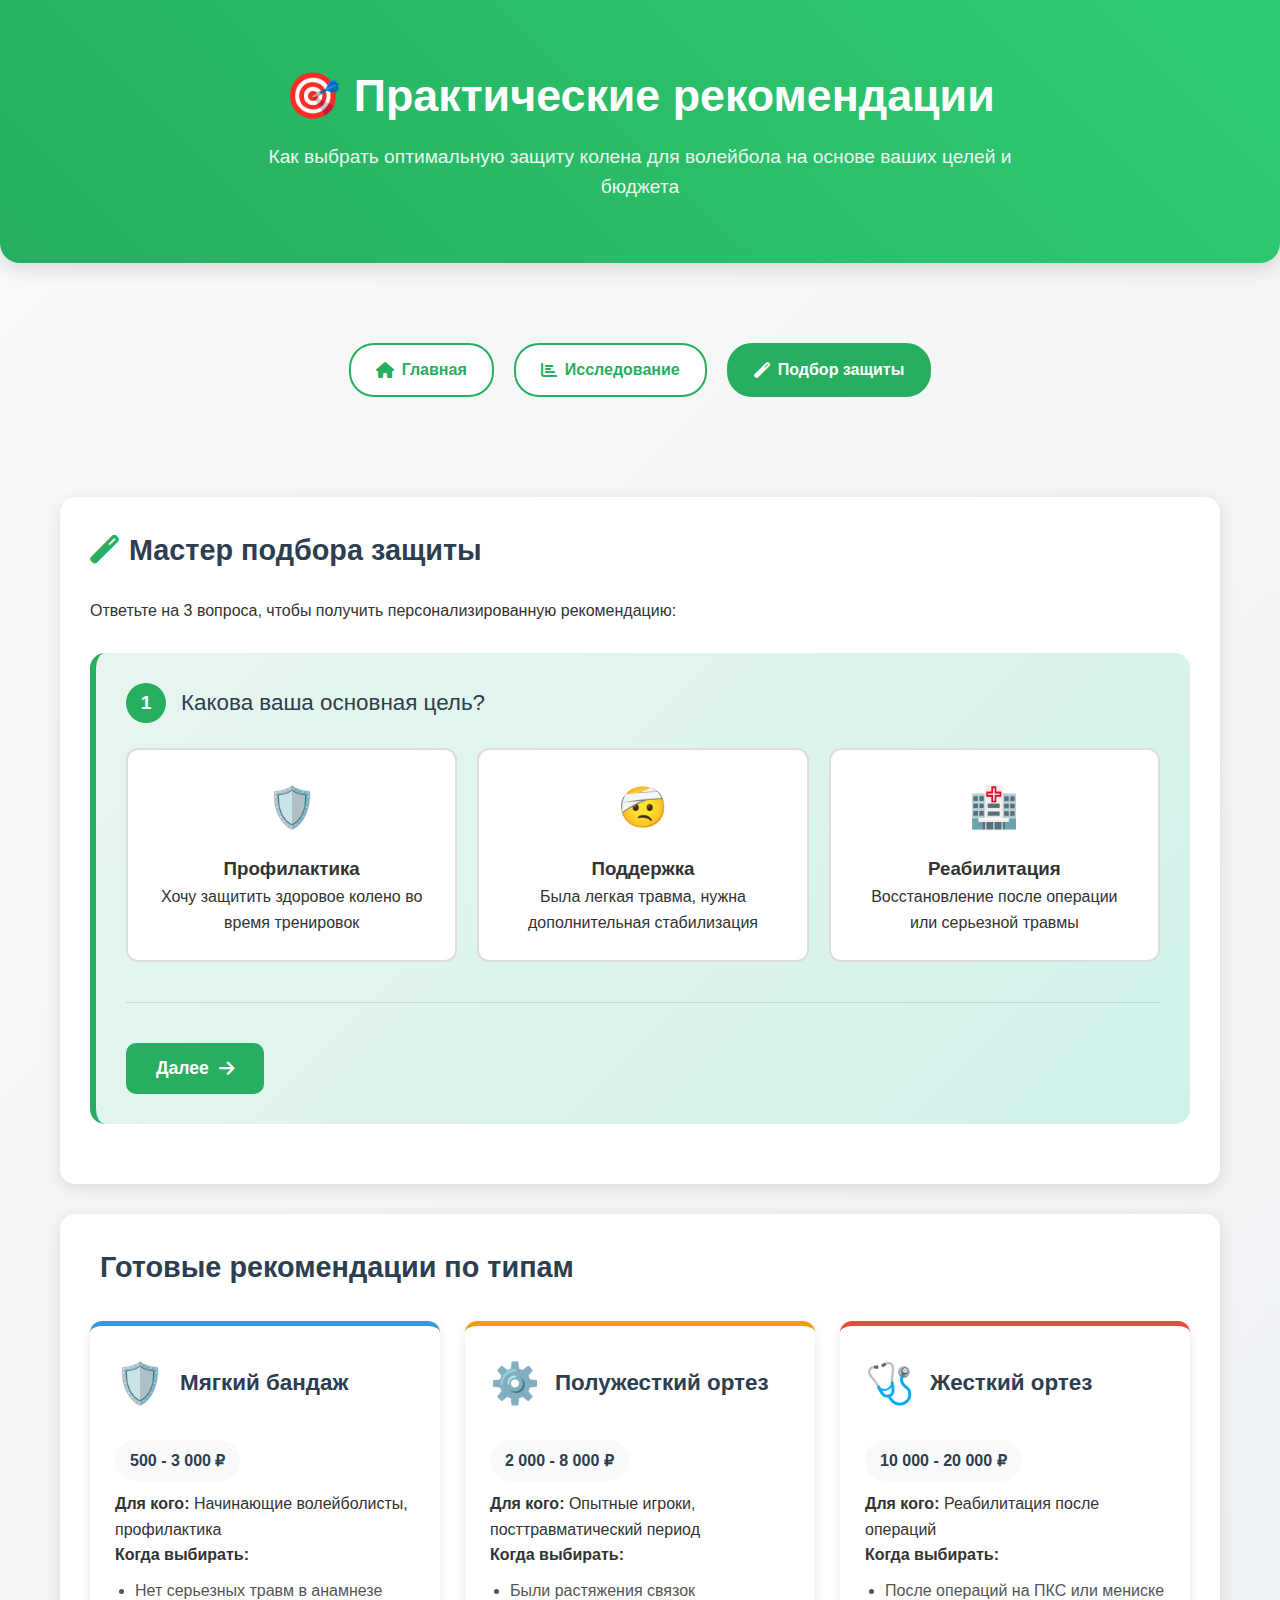
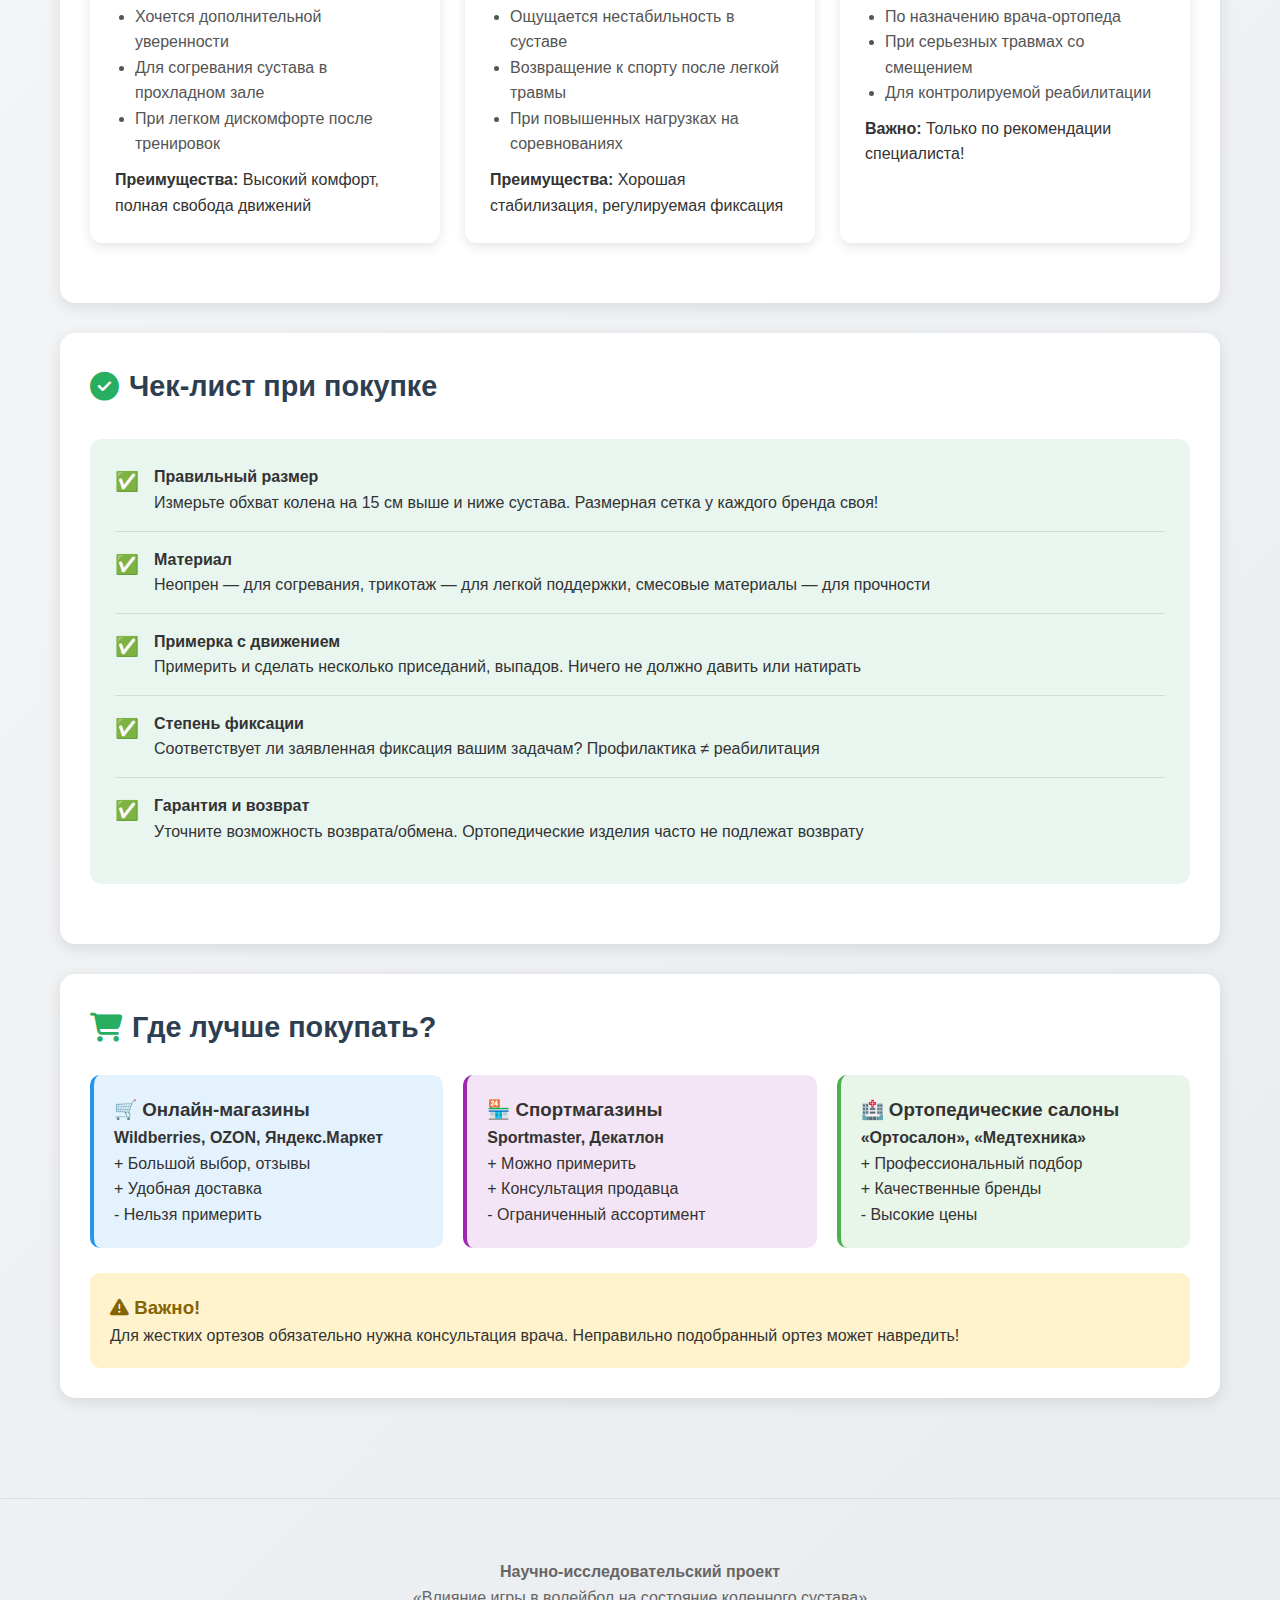
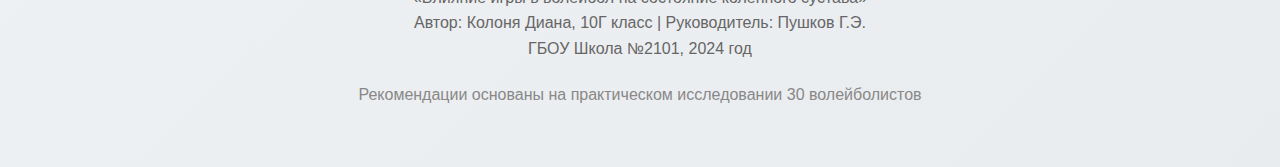
<file: recommendations.html>
<!DOCTYPE html>
<html lang="ru">
<head>
    <meta charset="UTF-8">
    <meta name="viewport" content="width=device-width, initial-scale=1.0">
    <title>Рекомендации - Волейбол и защита коленей</title>
    <style>
        * {
            margin: 0;
            padding: 0;
            box-sizing: border-box;
            font-family: 'Segoe UI', Arial, sans-serif;
        }
        
        body {
            background: linear-gradient(135deg, #f8f9fa, #e9ecef);
            color: #333;
            line-height: 1.6;
            min-height: 100vh;
        }
        
        .container {
            max-width: 1200px;
            margin: 0 auto;
            padding: 20px;
        }
        
        /* Шапка */
        header {
            background: linear-gradient(45deg, #27ae60, #2ecc71);
            color: white;
            padding: 40px 20px;
            text-align: center;
            border-radius: 0 0 20px 20px;
            box-shadow: 0 4px 20px rgba(0,0,0,0.15);
            margin-bottom: 30px;
        }
        
        h1 {
            font-size: 2.8rem;
            margin-bottom: 10px;
        }
        
        .subtitle {
            font-size: 1.2rem;
            opacity: 0.9;
            max-width: 800px;
            margin: 0 auto;
        }
        
        /* Навигация */
        .nav {
            display: flex;
            justify-content: center;
            gap: 20px;
            margin: 30px 0;
            flex-wrap: wrap;
        }
        
        .nav-btn {
            background: white;
            color: #27ae60;
            text-decoration: none;
            padding: 12px 25px;
            border-radius: 25px;
            font-weight: 600;
            border: 2px solid #27ae60;
            transition: all 0.3s;
            display: flex;
            align-items: center;
            gap: 8px;
        }
        
        .nav-btn:hover {
            background: #27ae60;
            color: white;
            transform: translateY(-3px);
        }
        
        /* Основной контент */
        .content-section {
            background: white;
            border-radius: 15px;
            padding: 30px;
            margin: 30px 0;
            box-shadow: 0 4px 15px rgba(0,0,0,0.1);
        }
        
        h2 {
            color: #2c3e50;
            margin-bottom: 25px;
            font-size: 1.8rem;
            display: flex;
            align-items: center;
            gap: 10px;
        }
        
        h2 i {
            color: #27ae60;
        }
        
        /* Мастер подбора */
        .wizard {
            background: linear-gradient(135deg, #e8f6ef, #d1f2eb);
            border-radius: 15px;
            padding: 30px;
            margin: 30px 0;
            border-left: 6px solid #27ae60;
        }
        
        .step {
            margin-bottom: 40px;
            padding-bottom: 40px;
            border-bottom: 1px solid rgba(0,0,0,0.1);
        }
        
        .step:last-child {
            border-bottom: none;
            margin-bottom: 0;
            padding-bottom: 0;
        }
        
        .step-header {
            display: flex;
            align-items: center;
            gap: 15px;
            margin-bottom: 25px;
        }
        
        .step-number {
            background: #27ae60;
            color: white;
            width: 40px;
            height: 40px;
            border-radius: 50%;
            display: flex;
            align-items: center;
            justify-content: center;
            font-size: 1.2rem;
            font-weight: bold;
        }
        
        .step-title {
            font-size: 1.4rem;
            color: #2c3e50;
        }
        
        /* Варианты выбора */
        .options-grid {
            display: grid;
            grid-template-columns: repeat(auto-fit, minmax(250px, 1fr));
            gap: 20px;
        }
        
        .option {
            background: white;
            border: 2px solid #ddd;
            border-radius: 12px;
            padding: 25px;
            cursor: pointer;
            transition: all 0.3s;
            text-align: center;
        }
        
        .option:hover {
            border-color: #27ae60;
            transform: translateY(-5px);
            box-shadow: 0 10px 20px rgba(39, 174, 96, 0.2);
        }
        
        .option.selected {
            border-color: #27ae60;
            background: #e8f6ef;
        }
        
        .option-icon {
            font-size: 2.5rem;
            margin-bottom: 15px;
            display: block;
        }
        
        /* Результат */
        .result {
            background: linear-gradient(135deg, #3498db, #2980b9);
            color: white;
            padding: 40px;
            border-radius: 15px;
            margin-top: 30px;
            display: none;
            animation: fadeIn 0.5s;
        }
        
        @keyframes fadeIn {
            from { opacity: 0; transform: translateY(20px); }
            to { opacity: 1; transform: translateY(0); }
        }
        
        .result-header {
            display: flex;
            align-items: center;
            gap: 15px;
            margin-bottom: 20px;
        }
        
        .result-icon {
            font-size: 3rem;
        }
        
        .result-title {
            font-size: 1.8rem;
            margin: 0;
        }
        
        /* Кнопки */
        .buttons {
            display: flex;
            justify-content: space-between;
            margin-top: 30px;
            gap: 20px;
        }
        
        .btn {
            padding: 15px 30px;
            border: none;
            border-radius: 10px;
            font-size: 1.1rem;
            font-weight: 600;
            cursor: pointer;
            transition: all 0.3s;
            display: flex;
            align-items: center;
            gap: 10px;
        }
        
        .btn-primary {
            background: #27ae60;
            color: white;
        }
        
        .btn-primary:hover {
            background: #219653;
            transform: translateY(-3px);
        }
        
        .btn-secondary {
            background: #e0e0e0;
            color: #333;
        }
        
        .btn-secondary:hover {
            background: #d5d5d5;
        }
        
        /* Рекомендации по типам */
        .recommendation-cards {
            display: grid;
            grid-template-columns: repeat(auto-fit, minmax(300px, 1fr));
            gap: 25px;
            margin: 30px 0;
        }
        
        .rec-card {
            background: white;
            border-radius: 12px;
            padding: 25px;
            box-shadow: 0 4px 12px rgba(0,0,0,0.1);
            border-top: 5px solid;
        }
        
        .rec-card.soft { border-color: #3498db; }
        .rec-card.semi { border-color: #f39c12; }
        .rec-card.hard { border-color: #e74c3c; }
        
        .rec-header {
            display: flex;
            align-items: center;
            gap: 15px;
            margin-bottom: 15px;
        }
        
        .rec-icon {
            font-size: 2.5rem;
        }
        
        .rec-title {
            font-size: 1.4rem;
            color: #2c3e50;
            margin: 0;
        }
        
        .price-tag {
            background: #f8f9fa;
            padding: 8px 15px;
            border-radius: 20px;
            font-weight: bold;
            color: #2c3e50;
            display: inline-block;
            margin: 10px 0;
        }
        
        /* Чек-лист */
        .checklist {
            background: #e8f6ef;
            border-radius: 12px;
            padding: 25px;
            margin: 30px 0;
        }
        
        .checklist-item {
            display: flex;
            align-items: flex-start;
            gap: 15px;
            margin-bottom: 15px;
            padding-bottom: 15px;
            border-bottom: 1px solid rgba(0,0,0,0.1);
        }
        
        .checklist-item:last-child {
            border-bottom: none;
            margin-bottom: 0;
        }
        
        .checkmark {
            color: #27ae60;
            font-size: 1.2rem;
            margin-top: 3px;
        }
        
        /* Подвал */
        footer {
            text-align: center;
            padding: 40px 20px;
            color: #666;
            margin-top: 50px;
            border-top: 1px solid #ddd;
        }
        
        .footer-info {
            max-width: 600px;
            margin: 0 auto 20px;
        }
        
        /* Адаптивность */
        @media (max-width: 768px) {
            .container {
                padding: 10px;
            }
            
            h1 {
                font-size: 2rem;
            }
            
            .options-grid {
                grid-template-columns: 1fr;
            }
            
            .buttons {
                flex-direction: column;
            }
            
            .btn {
                width: 100%;
                justify-content: center;
            }
            
            .recommendation-cards {
                grid-template-columns: 1fr;
            }
        }
    </style>
    <link rel="stylesheet" href="https://cdnjs.cloudflare.com/ajax/libs/font-awesome/6.4.0/css/all.min.css">
</head>
<body>
    <!-- Шапка -->
    <header>
        <div class="container">
            <h1>🎯 Практические рекомендации</h1>
            <p class="subtitle">Как выбрать оптимальную защиту колена для волейбола на основе ваших целей и бюджета</p>
        </div>
    </header>

    <!-- Навигация -->
    <div class="container">
        <div class="nav">
            <a href="index.html" class="nav-btn">
                <i class="fas fa-home"></i> Главная
            </a>
            <a href="research.html" class="nav-btn">
                <i class="fas fa-chart-bar"></i> Исследование
            </a>
            <a href="#wizard" class="nav-btn" style="background: #27ae60; color: white;">
                <i class="fas fa-magic"></i> Подбор защиты
            </a>
        </div>
    </div>

    <!-- Основной контент -->
    <div class="container">
        <!-- Мастер подбора -->
        <section id="wizard" class="content-section">
            <h2><i class="fas fa-magic"></i> Мастер подбора защиты</h2>
            <p>Ответьте на 3 вопроса, чтобы получить персонализированную рекомендацию:</p>
            
            <div class="wizard">
                <!-- Шаг 1 -->
                <div class="step" id="step1">
                    <div class="step-header">
                        <div class="step-number">1</div>
                        <div class="step-title">Какова ваша основная цель?</div>
                    </div>
                    
                    <div class="options-grid">
                        <div class="option" onclick="selectOption(1, 'prevention')">
                            <div class="option-icon">🛡️</div>
                            <h3>Профилактика</h3>
                            <p>Хочу защитить здоровое колено во время тренировок</p>
                        </div>
                        
                        <div class="option" onclick="selectOption(1, 'support')">
                            <div class="option-icon">🤕</div>
                            <h3>Поддержка</h3>
                            <p>Была легкая травма, нужна дополнительная стабилизация</p>
                        </div>
                        
                        <div class="option" onclick="selectOption(1, 'rehabilitation')">
                            <div class="option-icon">🏥</div>
                            <h3>Реабилитация</h3>
                            <p>Восстановление после операции или серьезной травмы</p>
                        </div>
                    </div>
                </div>
                
                <!-- Шаг 2 -->
                <div class="step" id="step2" style="display: none;">
                    <div class="step-header">
                        <div class="step-number">2</div>
                        <div class="step-title">Какой у вас уровень игры?</div>
                    </div>
                    
                    <div class="options-grid">
                        <div class="option" onclick="selectOption(2, 'beginner')">
                            <div class="option-icon">👶</div>
                            <h3>Начинающий</h3>
                            <p>Тренируюсь 1-2 раза в неделю, любительский уровень</p>
                        </div>
                        
                        <div class="option" onclick="selectOption(2, 'amateur')">
                            <div class="option-icon">🏐</div>
                            <h3>Любитель</h3>
                            <p>Регулярные тренировки, участвую в соревнованиях</p>
                        </div>
                        
                        <div class="option" onclick="selectOption(2, 'professional')">
                            <div class="option-icon">⭐</div>
                            <h3>Профессионал</h3>
                            <p>Ежедневные тренировки, профессиональные нагрузки</p>
                        </div>
                    </div>
                </div>
                
                <!-- Шаг 3 -->
                <div class="step" id="step3" style="display: none;">
                    <div class="step-header">
                        <div class="step-number">3</div>
                        <div class="step-title">Какой бюджет планируете?</div>
                    </div>
                    
                    <div class="options-grid">
                        <div class="option" onclick="selectOption(3, 'budget')">
                            <div class="option-icon">💰</div>
                            <h3>Бюджетный</h3>
                            <p>До 3 000 рублей</p>
                        </div>
                        
                        <div class="option" onclick="selectOption(3, 'medium')">
                            <div class="option-icon">💎</div>
                            <h3>Средний</h3>
                            <p>3 000 - 8 000 рублей</p>
                        </div>
                        
                        <div class="option" onclick="selectOption(3, 'premium')">
                            <div class="option-icon">👑</div>
                            <h3>Премиум</h3>
                            <p>Готов инвестировать в здоровье (8 000+ рублей)</p>
                        </div>
                    </div>
                </div>
                
                <!-- Кнопки навигации -->
                <div class="buttons">
                    <button class="btn btn-secondary" onclick="previousStep()" id="prevBtn" style="display: none;">
                        <i class="fas fa-arrow-left"></i> Назад
                    </button>
                    <button class="btn btn-primary" onclick="nextStep()" id="nextBtn">
                        Далее <i class="fas fa-arrow-right"></i>
                    </button>
                </div>
                
                <!-- Результат -->
                <div class="result" id="result">
                    <div class="result-header">
                        <div class="result-icon">🎯</div>
                        <h3 class="result-title">Ваша рекомендация</h3>
                    </div>
                    
                    <div id="resultContent">
                        <!-- Сюда загрузится результат -->
                    </div>
                    
                    <button class="btn btn-primary" onclick="resetWizard()" style="margin-top: 20px;">
                        <i class="fas fa-redo"></i> Подобрать снова
                    </button>
                </div>
            </div>
        </section>

        <!-- Готовые рекомендации -->
        <section class="content-section">
            <h2><i class="fas fa-tips"></i> Готовые рекомендации по типам</h2>
            
            <div class="recommendation-cards">
                <!-- Мягкий бандаж -->
                <div class="rec-card soft">
                    <div class="rec-header">
                        <div class="rec-icon">🛡️</div>
                        <h3 class="rec-title">Мягкий бандаж</h3>
                    </div>
                    <div class="price-tag">500 - 3 000 ₽</div>
                    <p><strong>Для кого:</strong> Начинающие волейболисты, профилактика</p>
                    <p><strong>Когда выбирать:</strong></p>
                    <ul style="margin: 10px 0 10px 20px; color: #555;">
                        <li>Нет серьезных травм в анамнезе</li>
                        <li>Хочется дополнительной уверенности</li>
                        <li>Для согревания сустава в прохладном зале</li>
                        <li>При легком дискомфорте после тренировок</li>
                    </ul>
                    <p><strong>Преимущества:</strong> Высокий комфорт, полная свобода движений</p>
                </div>
                
                <!-- Полужесткий ортез -->
                <div class="rec-card semi">
                    <div class="rec-header">
                        <div class="rec-icon">⚙️</div>
                        <h3 class="rec-title">Полужесткий ортез</h3>
                    </div>
                    <div class="price-tag">2 000 - 8 000 ₽</div>
                    <p><strong>Для кого:</strong> Опытные игроки, посттравматический период</p>
                    <p><strong>Когда выбирать:</strong></p>
                    <ul style="margin: 10px 0 10px 20px; color: #555;">
                        <li>Были растяжения связок</li>
                        <li>Ощущается нестабильность в суставе</li>
                        <li>Возвращение к спорту после легкой травмы</li>
                        <li>При повышенных нагрузках на соревнованиях</li>
                    </ul>
                    <p><strong>Преимущества:</strong> Хорошая стабилизация, регулируемая фиксация</p>
                </div>
                
                <!-- Жесткий ортез -->
                <div class="rec-card hard">
                    <div class="rec-header">
                        <div class="rec-icon">🩺</div>
                        <h3 class="rec-title">Жесткий ортез</h3>
                    </div>
                    <div class="price-tag">10 000 - 20 000 ₽</div>
                    <p><strong>Для кого:</strong> Реабилитация после операций</p>
                    <p><strong>Когда выбирать:</strong></p>
                    <ul style="margin: 10px 0 10px 20px; color: #555;">
                        <li>После операций на ПКС или мениске</li>
                        <li>По назначению врача-ортопеда</li>
                        <li>При серьезных травмах со смещением</li>
                        <li>Для контролируемой реабилитации</li>
                    </ul>
                    <p><strong>Важно:</strong> Только по рекомендации специалиста!</p>
                </div>
            </div>
        </section>

        <!-- Чек-лист покупки -->
        <section class="content-section">
            <h2><i class="fas fa-check-circle"></i> Чек-лист при покупке</h2>
            
            <div class="checklist">
                <div class="checklist-item">
                    <div class="checkmark">✅</div>
                    <div>
                        <strong>Правильный размер</strong>
                        <p>Измерьте обхват колена на 15 см выше и ниже сустава. Размерная сетка у каждого бренда своя!</p>
                    </div>
                </div>
                
                <div class="checklist-item">
                    <div class="checkmark">✅</div>
                    <div>
                        <strong>Материал</strong>
                        <p>Неопрен — для согревания, трикотаж — для легкой поддержки, смесовые материалы — для прочности</p>
                    </div>
                </div>
                
                <div class="checklist-item">
                    <div class="checkmark">✅</div>
                    <div>
                        <strong>Примерка с движением</strong>
                        <p>Примерить и сделать несколько приседаний, выпадов. Ничего не должно давить или натирать</p>
                    </div>
                </div>
                
                <div class="checklist-item">
                    <div class="checkmark">✅</div>
                    <div>
                        <strong>Степень фиксации</strong>
                        <p>Соответствует ли заявленная фиксация вашим задачам? Профилактика ≠ реабилитация</p>
                    </div>
                </div>
                
                <div class="checklist-item">
                    <div class="checkmark">✅</div>
                    <div>
                        <strong>Гарантия и возврат</strong>
                        <p>Уточните возможность возврата/обмена. Ортопедические изделия часто не подлежат возврату</p>
                    </div>
                </div>
            </div>
        </section>

        <!-- Где покупать -->
        <section class="content-section">
            <h2><i class="fas fa-shopping-cart"></i> Где лучше покупать?</h2>
            
            <div style="display: grid; grid-template-columns: repeat(auto-fit, minmax(250px, 1fr)); gap: 20px; margin-top: 20px;">
                <div style="background: #e3f2fd; padding: 20px; border-radius: 10px; border-left: 4px solid #2196f3;">
                    <h3>🛒 Онлайн-магазины</h3>
                    <p><strong>Wildberries, OZON, Яндекс.Маркет</strong></p>
                    <p>+ Большой выбор, отзывы<br>+ Удобная доставка<br>- Нельзя примерить</p>
                </div>
                
                <div style="background: #f3e5f5; padding: 20px; border-radius: 10px; border-left: 4px solid #9c27b0;">
                    <h3>🏪 Спортмагазины</h3>
                    <p><strong>Sportmaster, Декатлон</strong></p>
                    <p>+ Можно примерить<br>+ Консультация продавца<br>- Ограниченный ассортимент</p>
                </div>
                
                <div style="background: #e8f5e9; padding: 20px; border-radius: 10px; border-left: 4px solid #4caf50;">
                    <h3>🏥 Ортопедические салоны</h3>
                    <p><strong>«Ортосалон», «Медтехника»</strong></p>
                    <p>+ Профессиональный подбор<br>+ Качественные бренды<br>- Высокие цены</p>
                </div>
            </div>
            
            <div style="margin-top: 25px; padding: 20px; background: #fff3cd; border-radius: 10px;">
                <h3 style="color: #856404;"><i class="fas fa-exclamation-triangle"></i> Важно!</h3>
                <p>Для жестких ортезов обязательно нужна консультация врача. Неправильно подобранный ортез может навредить!</p>
            </div>
        </section>
    </div>

    <!-- Подвал -->
    <footer>
        <div class="container">
            <div class="footer-info">
                <p><strong>Научно-исследовательский проект</strong></p>
                <p>«Влияние игры в волейбол на состояние коленного сустава»</p>
                <p>Автор: Колоня Диана, 10Г класс | Руководитель: Пушков Г.Э.</p>
                <p>ГБОУ Школа №2101, 2024 год</p>
            </div>
            <p style="margin-top: 20px; color: #888;">Рекомендации основаны на практическом исследовании 30 волейболистов</p>
        </div>
    </footer>

    <script>
        // Данные для подбора
        const recommendations = {
            prevention_beginner_budget: {
                type: "Мягкий бандаж (неопрен/трикотаж)",
                icon: "🛡️",
                reason: "Идеально для начинающих: комфорт + доступная цена",
                price: "500-3 000 ₽",
                features: ["Высокий комфорт", "Полная свобода движений", "Согревание сустава"],
                places: ["Спортмагазины", "Онлайн-маркеты"],
                tips: ["Выбирайте размер точно по обхвату", "Неопрен лучше держит тепло"]
            },
            prevention_amateur_medium: {
                type: "Мягкий бандаж премиум-класса",
                icon: "💎",
                reason: "Для регулярных тренировок нужна прочность + комфорт",
                price: "2 000-5 000 ₽",
                features: ["Усиленные боковые вставки", "Дышащий материал", "Анатомическая форма"],
                places: ["Специализированные спортивные магазины"],
                tips: ["Обратите внимание на компрессионные модели"]
            },
            support_amateur_medium: {
                type: "Полужесткий ортез с ребрами",
                icon: "⚙️",
                reason: "Оптимальная стабилизация без потери подвижности",
                price: "3 000-8 000 ₽",
                features: ["Регулируемая фиксация", "Боковые стабилизаторы", "Съемные ребра жесткости"],
                places: ["Ортопедические салоны", "Крупные спортивные магазины"],
                tips: ["Примеряйте с движением", "Проверьте, не натирает ли"]
            },
            rehabilitation_professional_premium: {
                type: "Жесткий функциональный ортез",
                icon: "🩺",
                reason: "Максимальная защита для восстановления после травм",
                price: "10 000-20 000 ₽",
                features: ["Шарнирный механизм", "Контроль диапазона движения", "Индивидуальная настройка"],
                places: ["Специализированные ортопедические центры"],
                tips: ["Только по назначению врача!", "Требует профессиональной настройки"]
            }
        };

        // Переменные для отслеживания выбора
        let currentStep = 1;
        let selections = {
            goal: null,
            level: null,
            budget: null
        };

        // Выбор опции
        function selectOption(step, value) {
            // Снять выделение со всех опций этого шага
            const options = document.querySelectorAll(`#step${step} .option`);
            options.forEach(opt => opt.classList.remove('selected'));
            
            // Выделить выбранную
            event.currentTarget.classList.add('selected');
            
            // Сохранить выбор
            if (step === 1) selections.goal = value;
            if (step === 2) selections.level = value;
            if (step === 3) selections.budget = value;
            
            // Активировать кнопку "Далее"
            document.getElementById('nextBtn').disabled = false;
        }

        // Следующий шаг
        function nextStep() {
            if (currentStep < 3) {
                // Скрыть текущий шаг
                document.getElementById(`step${currentStep}`).style.display = 'none';
                currentStep++;
                // Показать следующий шаг
                document.getElementById(`step${currentStep}`).style.display = 'block';
                
                // Показать кнопку "Назад"
                document.getElementById('prevBtn').style.display = 'flex';
                
                // Если это последний шаг, изменить текст кнопки
                if (currentStep === 3) {
                    document.getElementById('nextBtn').innerHTML = 'Получить рекомендацию <i class="fas fa-check"></i>';
                }
            } else {
                // Последний шаг - показать результат
                showResult();
            }
        }

        // Предыдущий шаг
        function previousStep() {
            if (currentStep > 1) {
                document.getElementById(`step${currentStep}`).style.display = 'none';
                currentStep--;
                document.getElementById(`step${currentStep}`).style.display = 'block';
                
                if (currentStep === 1) {
                    document.getElementById('prevBtn').style.display = 'none';
                }
                
                document.getElementById('nextBtn').innerHTML = 'Далее <i class="fas fa-arrow-right"></i>';
            }
        }

        // Показать результат
        function showResult() {
            // Определить ключ рекомендации
            let key = `${selections.goal}_${selections.level}_${selections.budget}`;
            
            // Если точной рекомендации нет, выбрать ближайшую
            let recommendation;
            if (recommendations[key]) {
                recommendation = recommendations[key];
            } else {
                // Ближайшая рекомендация
                if (selections.goal === 'prevention') {
                    recommendation = recommendations.prevention_beginner_budget;
                } else if (selections.goal === 'support') {
                    recommendation = recommendations.support_amateur_medium;
                } else {
                    recommendation = recommendations.rehabilitation_professional_premium;
                }
            }
            
            // Заполнить результат
            const resultHTML = `
                <div style="background: rgba(255,255,255,0.2); padding: 25px; border-radius: 10px; margin: 20px 0;">
                    <div style="display: flex; align-items: center; gap: 20px; margin-bottom: 20px;">
                        <div style="font-size: 3rem;">${recommendation.icon}</div>
                        <div>
                            <h4 style="margin: 0 0 10px 0; font-size: 1.5rem;">${recommendation.type}</h4>
                            <p style="margin: 0; opacity: 0.9;">${recommendation.reason}</p>
                        </div>
                    </div>
                    
                    <div style="display: grid; grid-template-columns: repeat(auto-fit, minmax(200px, 1fr)); gap: 20px;">
                        <div>
                            <h5 style="margin: 0 0 10px 0;">💰 Цена</h5>
                            <div style="font-size: 1.3rem; font-weight: bold;">${recommendation.price}</div>
                        </div>
                        
                        <div>
                            <h5 style="margin: 0 0 10px 0;">✅ Особенности</h5>
                            <ul style="margin: 0; padding-left: 20px;">
                                ${recommendation.features.map(f => `<li>${f}</li>`).join('')}
                            </ul>
                        </div>
                        
                        <div>
                            <h5 style="margin: 0 0 10px 0;">🛒 Где купить</h5>
                            <p>${recommendation.places.join(', ')}</p>
                        </div>
                    </div>
                    
                    <div style="margin-top: 25px; padding: 15px; background: rgba(255,255,255,0.3); border-radius: 8px;">
                        <h5 style="margin: 0 0 10px 0;">💡 Советы по выбору</h5>
                        <ul style="margin: 0; padding-left: 20px;">
                            ${recommendation.tips.map(t => `<li>${t}</li>`).join('')}
                        </ul>
                    </div>
                </div>
            `;
            
            document.getElementById('resultContent').innerHTML = resultHTML;
            document.getElementById('result').style.display = 'block';
            document.getElementById('wizard').scrollIntoView({ behavior: 'smooth' });
        }

        // Сброс мастера
        function resetWizard() {
            currentStep = 1;
            selections = { goal: null, level: null, budget: null };
            
            // Сбросить отображение
            document.querySelectorAll('.step').forEach((step, index) => {
                step.style.display = index === 0 ? 'block' : 'none';
            });
            
            document.querySelectorAll('.option').forEach(opt => {
                opt.classList.remove('selected');
            });
            
            document.getElementById('result').style.display = 'none';
            document.getElementById('prevBtn').style.display = 'none';
            document.getElementById('nextBtn').innerHTML = 'Далее <i class="fas fa-arrow-right"></i>';
            document.getElementById('nextBtn').disabled = true;
            
            document.getElementById('step1').scrollIntoView({ behavior: 'smooth' });
        }

        // Инициализация
        document.addEventListener('DOMContentLoaded', function() {
            document.getElementById('nextBtn').disabled = true;
        });
    </script>
</body>
</html>
</file>
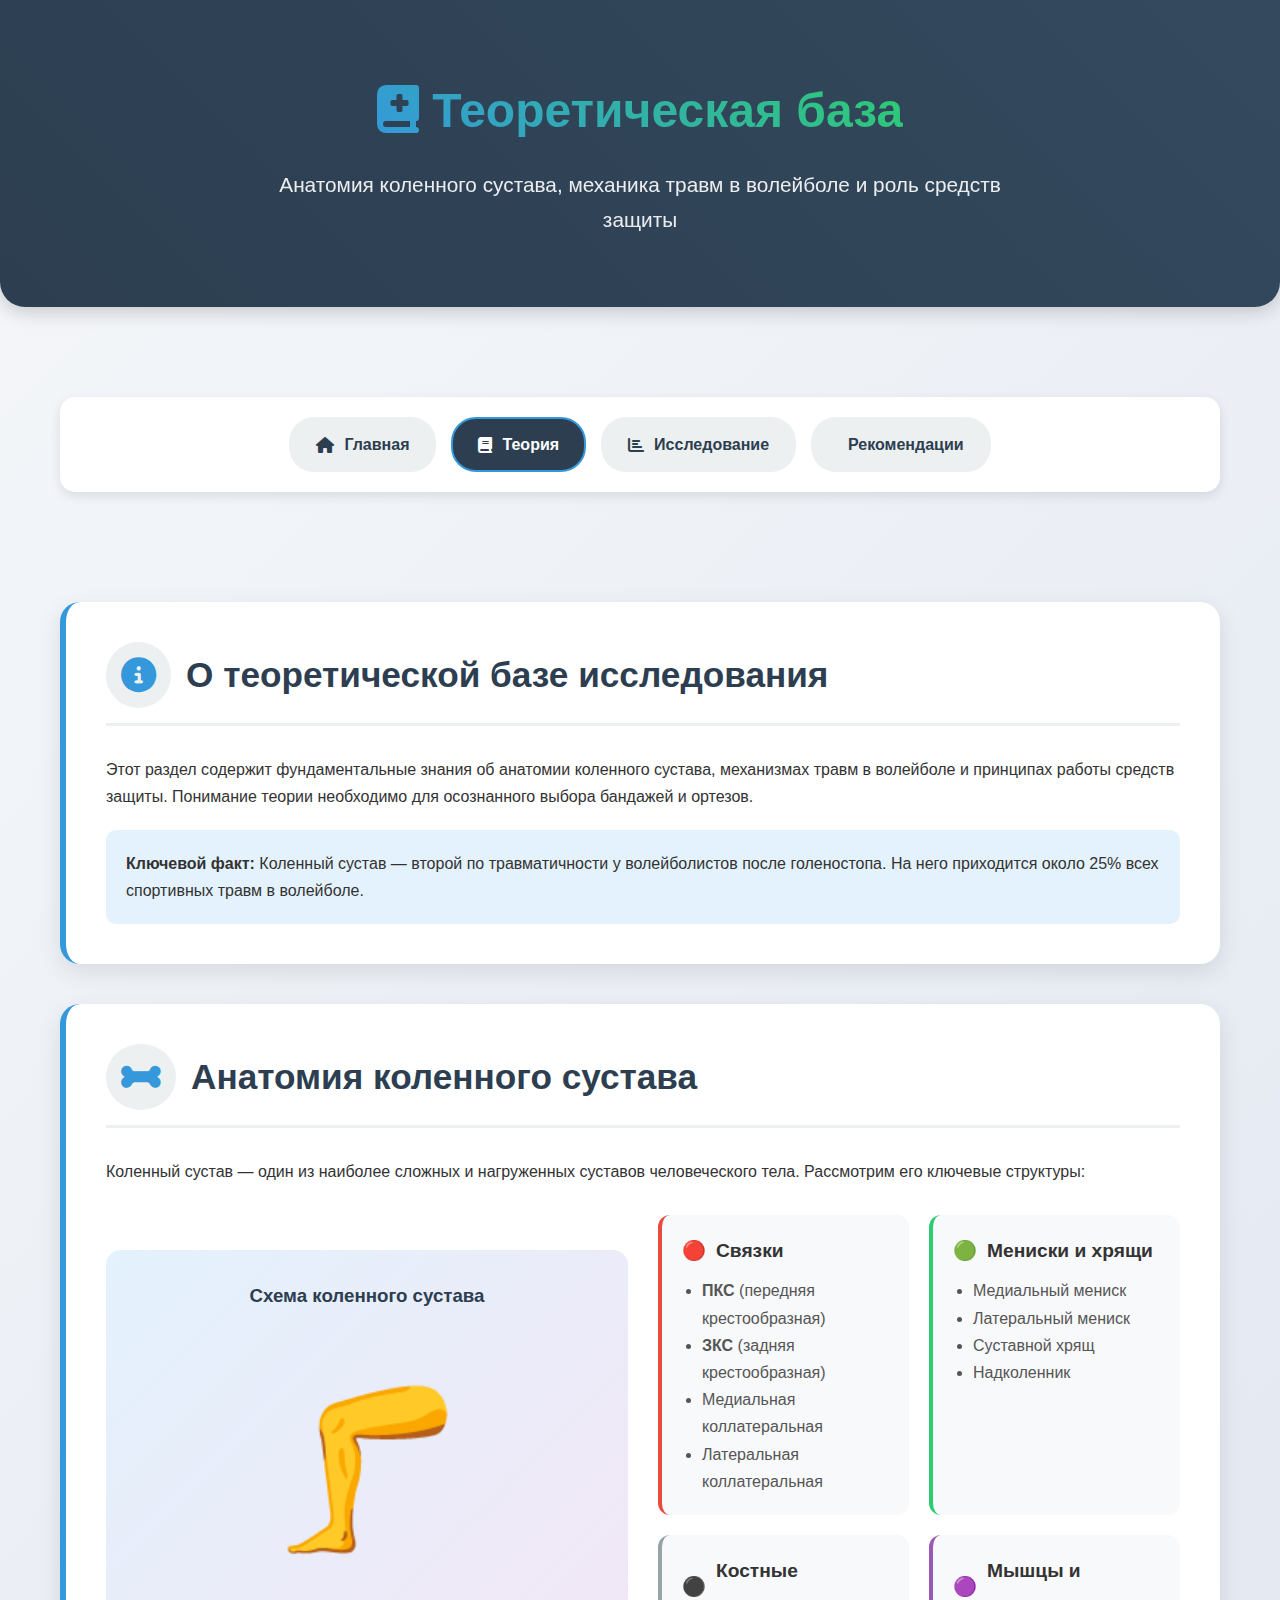
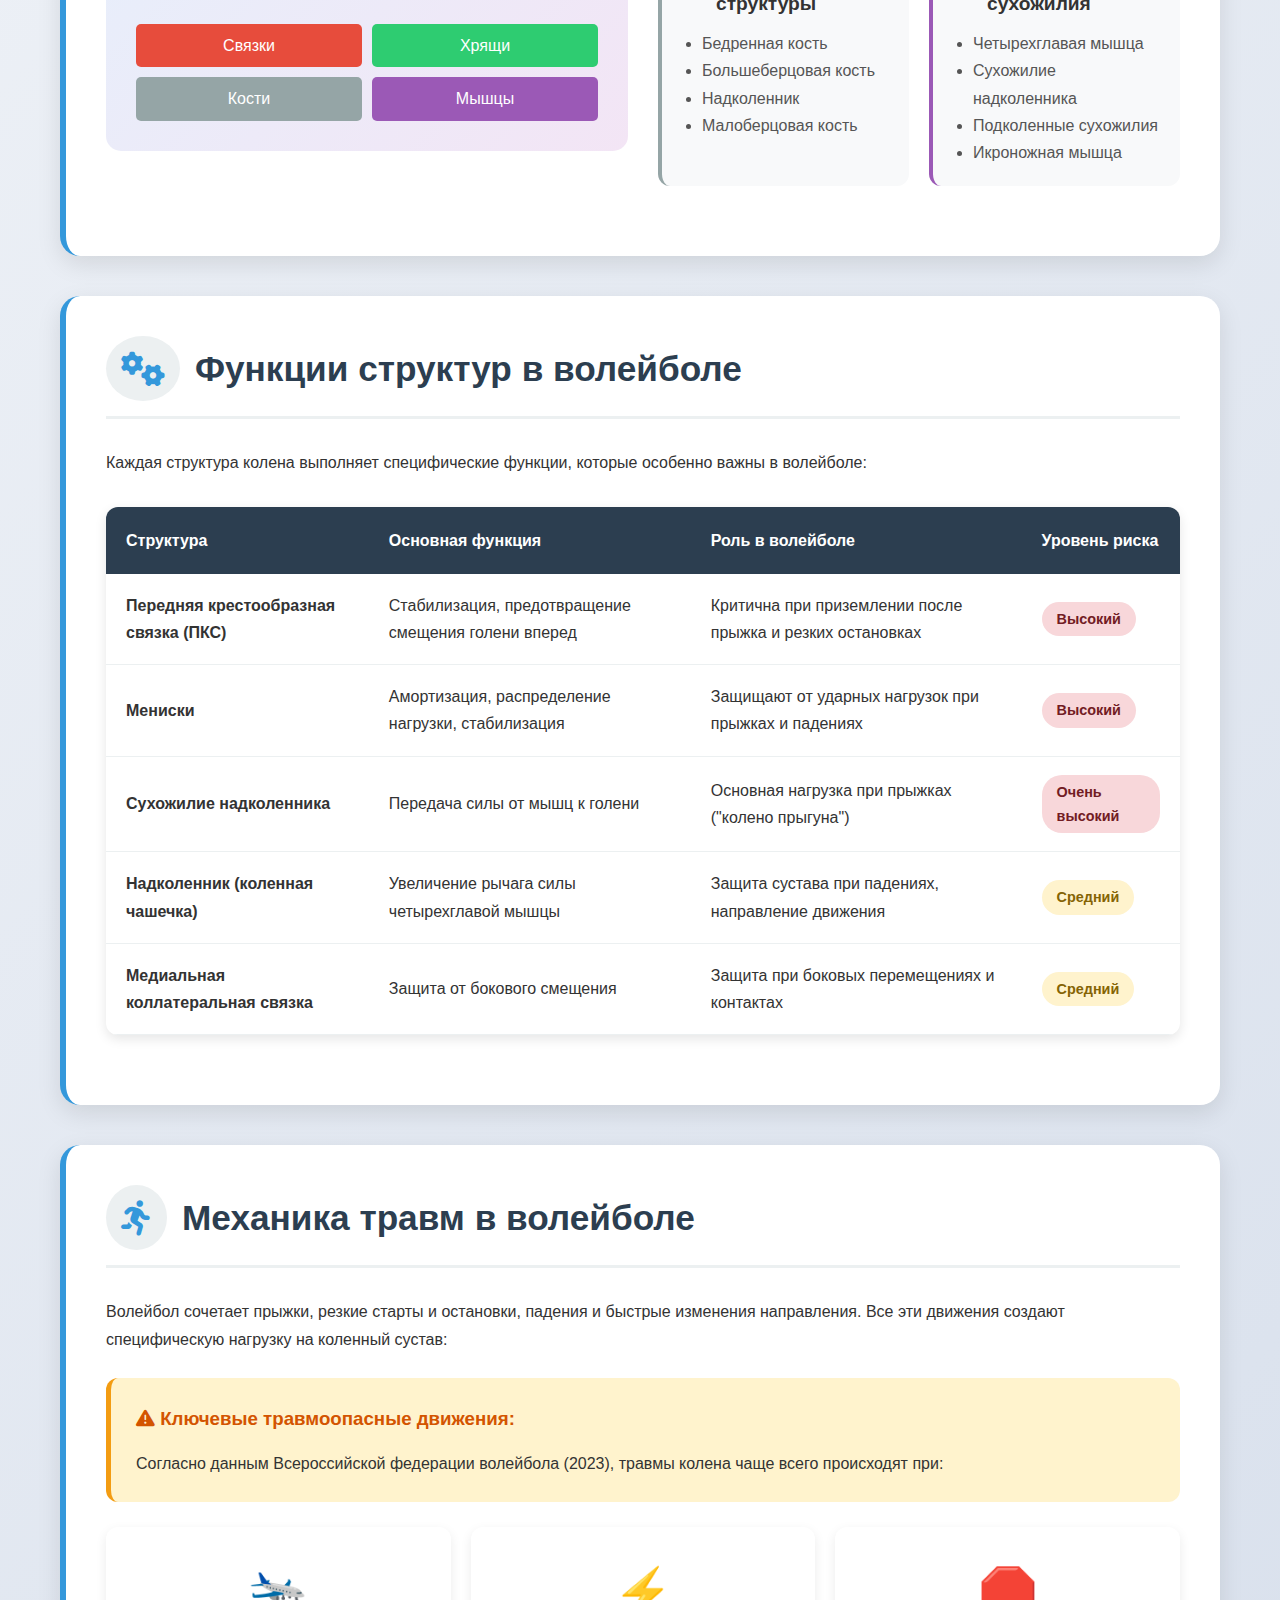
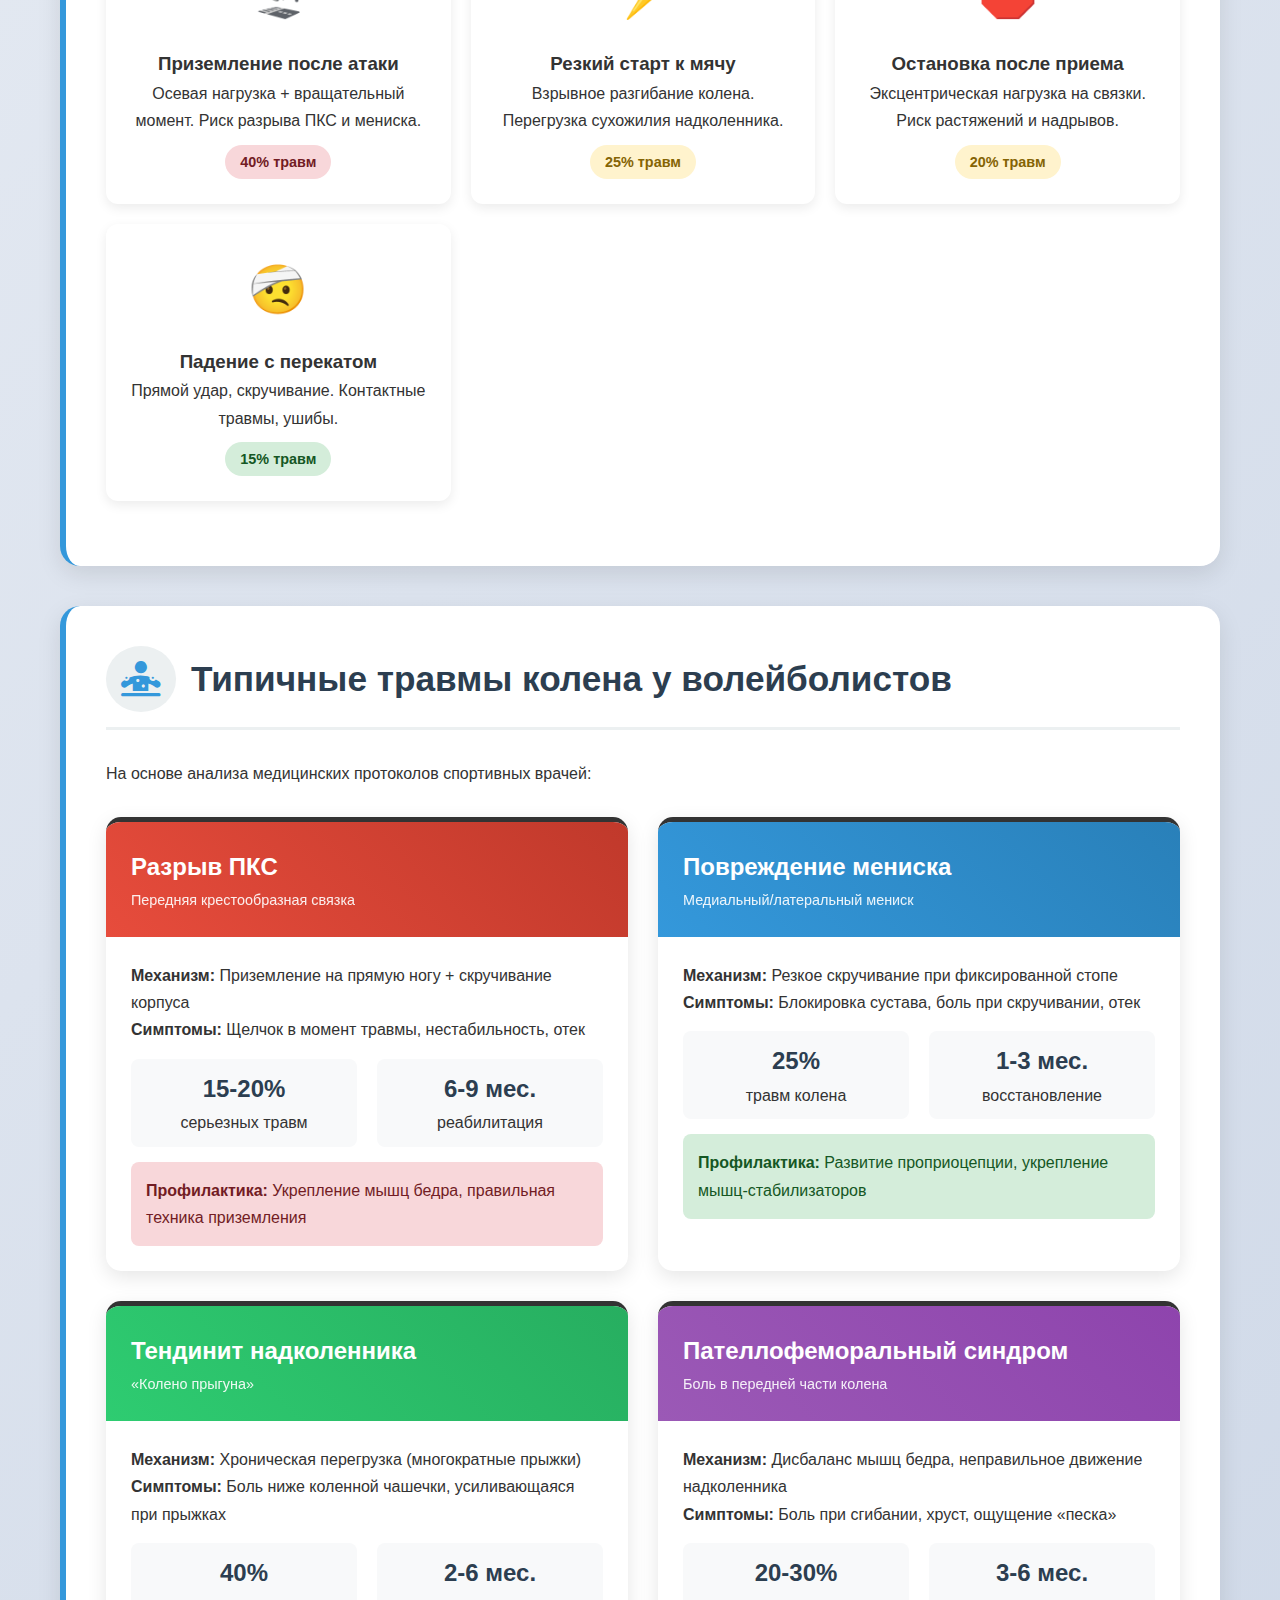
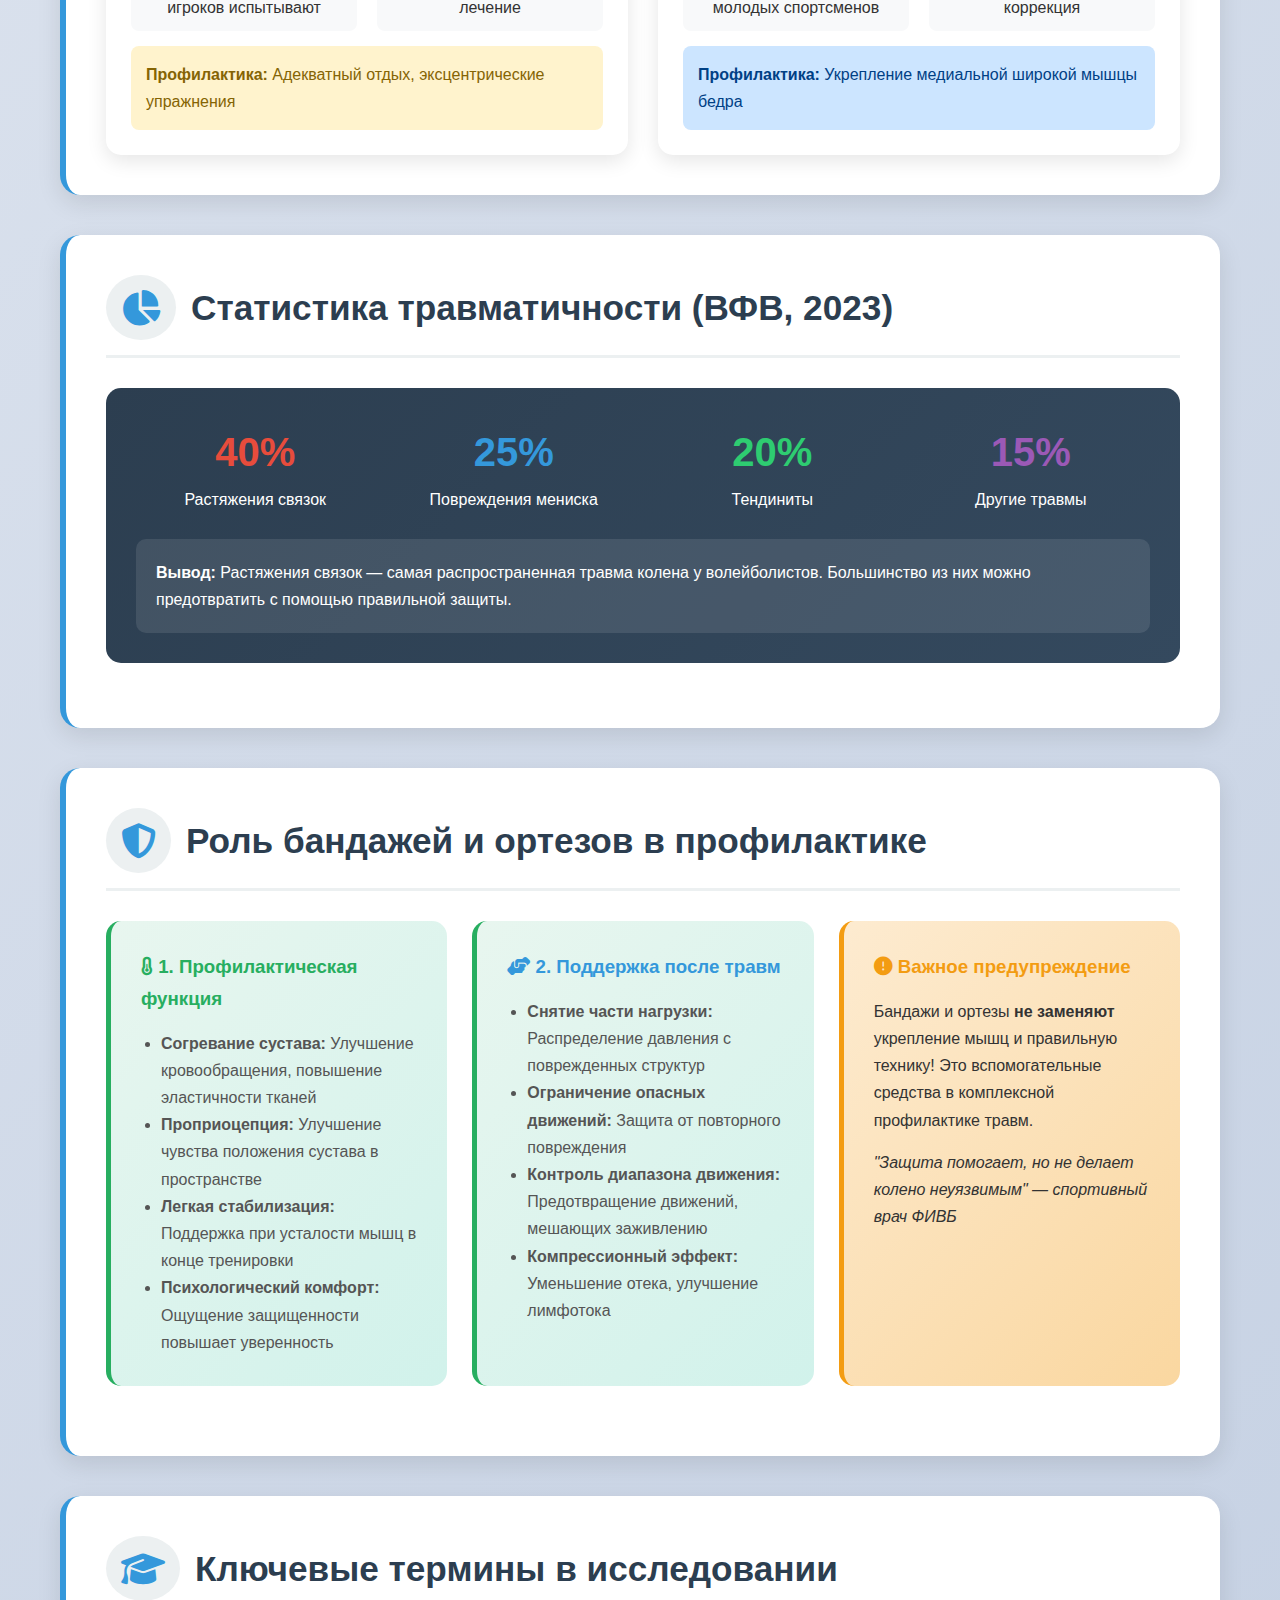
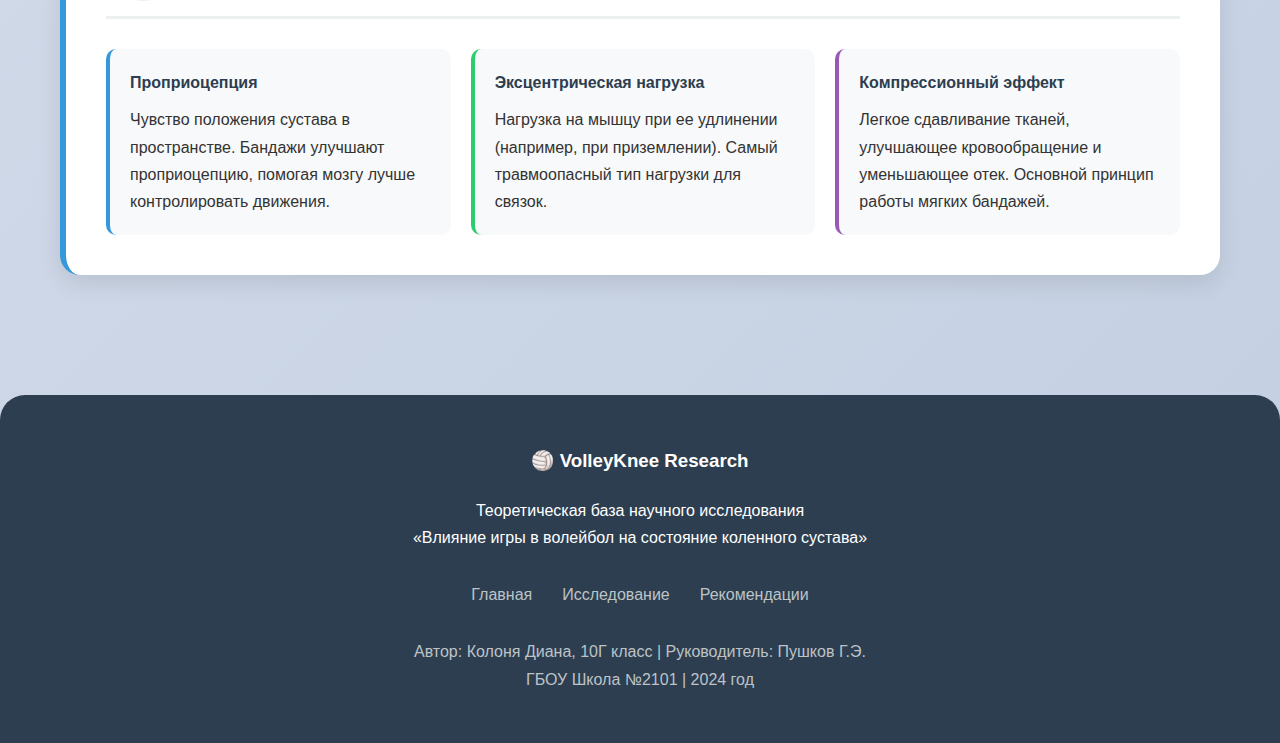
<file: theory.html>
<!DOCTYPE html>
<html lang="ru">
<head>
    <meta charset="UTF-8">
    <meta name="viewport" content="width=device-width, initial-scale=1.0">
    <title>Теория - Волейбол и анатомия колена</title>
    <style>
        * {
            margin: 0;
            padding: 0;
            box-sizing: border-box;
            font-family: 'Segoe UI', Tahoma, Geneva, Verdana, sans-serif;
        }
        
        body {
            background: linear-gradient(135deg, #f5f7fa 0%, #c3cfe2 100%);
            color: #333;
            line-height: 1.7;
            min-height: 100vh;
        }
        
        .container {
            max-width: 1200px;
            margin: 0 auto;
            padding: 20px;
        }
        
        /* Шапка */
        header {
            background: linear-gradient(45deg, #2c3e50, #34495e);
            color: white;
            padding: 50px 20px;
            text-align: center;
            border-radius: 0 0 25px 25px;
            box-shadow: 0 4px 20px rgba(0,0,0,0.2);
            margin-bottom: 40px;
        }
        
        h1 {
            font-size: 3rem;
            margin-bottom: 15px;
            background: linear-gradient(45deg, #3498db, #2ecc71);
            -webkit-background-clip: text;
            background-clip: text;
            color: transparent;
            display: inline-block;
        }
        
        .subtitle {
            font-size: 1.3rem;
            opacity: 0.9;
            max-width: 800px;
            margin: 0 auto;
        }
        
        /* Навигация */
        .nav {
            display: flex;
            justify-content: center;
            gap: 15px;
            margin: 30px 0;
            flex-wrap: wrap;
            background: white;
            padding: 20px;
            border-radius: 15px;
            box-shadow: 0 4px 12px rgba(0,0,0,0.1);
        }
        
        .nav-btn {
            background: #ecf0f1;
            color: #2c3e50;
            text-decoration: none;
            padding: 12px 25px;
            border-radius: 25px;
            font-weight: 600;
            transition: all 0.3s;
            display: flex;
            align-items: center;
            gap: 10px;
            border: 2px solid transparent;
        }
        
        .nav-btn:hover {
            background: #3498db;
            color: white;
            transform: translateY(-3px);
        }
        
        .nav-btn.active {
            background: #2c3e50;
            color: white;
            border-color: #3498db;
        }
        
        /* Основной контент */
        .section {
            background: white;
            border-radius: 20px;
            padding: 40px;
            margin: 40px 0;
            box-shadow: 0 8px 25px rgba(0,0,0,0.1);
            border-left: 6px solid #3498db;
        }
        
        h2 {
            color: #2c3e50;
            margin-bottom: 30px;
            font-size: 2.2rem;
            display: flex;
            align-items: center;
            gap: 15px;
            border-bottom: 3px solid #ecf0f1;
            padding-bottom: 15px;
        }
        
        h2 i {
            color: #3498db;
            background: #ecf0f1;
            padding: 15px;
            border-radius: 50%;
        }
        
        /* Анатомическая схема */
        .anatomy-diagram {
            display: grid;
            grid-template-columns: 1fr 1fr;
            gap: 30px;
            margin: 30px 0;
            align-items: center;
        }
        
        .knee-visual {
            background: linear-gradient(135deg, #e3f2fd, #f3e5f5);
            padding: 30px;
            border-radius: 15px;
            text-align: center;
        }
        
        .structure-list {
            display: grid;
            grid-template-columns: repeat(auto-fit, minmax(250px, 1fr));
            gap: 20px;
        }
        
        .structure-item {
            background: #f8f9fa;
            padding: 20px;
            border-radius: 12px;
            border-left: 4px solid;
            transition: transform 0.3s;
        }
        
        .structure-item:hover {
            transform: translateY(-5px);
            box-shadow: 0 5px 15px rgba(0,0,0,0.1);
        }
        
        .structure-item.ligament { border-color: #e74c3c; }
        .structure-item.cartilage { border-color: #2ecc71; }
        .structure-item.bone { border-color: #95a5a6; }
        .structure-item.muscle { border-color: #9b59b6; }
        
        .structure-name {
            font-weight: bold;
            font-size: 1.2rem;
            margin-bottom: 10px;
            display: flex;
            align-items: center;
            gap: 10px;
        }
        
        /* Травмы */
        .injuries-grid {
            display: grid;
            grid-template-columns: repeat(auto-fit, minmax(350px, 1fr));
            gap: 30px;
            margin-top: 30px;
        }
        
        .injury-card {
            background: white;
            border-radius: 15px;
            overflow: hidden;
            box-shadow: 0 6px 20px rgba(0,0,0,0.1);
            transition: transform 0.3s;
            border-top: 5px solid;
        }
        
        .injury-card:hover {
            transform: translateY(-10px);
        }
        
        .injury-header {
            padding: 25px;
            color: white;
            position: relative;
        }
        
        .injury-header.acl { background: linear-gradient(45deg, #e74c3c, #c0392b); }
        .injury-header.meniscus { background: linear-gradient(45deg, #3498db, #2980b9); }
        .injury-header.tendon { background: linear-gradient(45deg, #2ecc71, #27ae60); }
        .injury-header.patella { background: linear-gradient(45deg, #9b59b6, #8e44ad); }
        
        .injury-title {
            font-size: 1.5rem;
            margin: 0;
        }
        
        .injury-subtitle {
            opacity: 0.9;
            font-size: 0.9rem;
        }
        
        .injury-body {
            padding: 25px;
        }
        
        .injury-stats {
            display: flex;
            gap: 20px;
            margin: 15px 0;
        }
        
        .stat {
            text-align: center;
            padding: 10px;
            background: #f8f9fa;
            border-radius: 8px;
            flex: 1;
        }
        
        .stat-value {
            font-size: 1.5rem;
            font-weight: bold;
            color: #2c3e50;
        }
        
        /* Механика травм */
        .mechanism {
            background: #fff3cd;
            border-radius: 12px;
            padding: 25px;
            margin: 25px 0;
            border-left: 5px solid #f39c12;
        }
        
        .movement-list {
            display: grid;
            grid-template-columns: repeat(auto-fit, minmax(300px, 1fr));
            gap: 20px;
            margin: 25px 0;
        }
        
        .movement-item {
            background: white;
            padding: 25px;
            border-radius: 12px;
            text-align: center;
            box-shadow: 0 4px 12px rgba(0,0,0,0.08);
        }
        
        .movement-icon {
            font-size: 3rem;
            margin-bottom: 15px;
            display: block;
        }
        
        /* Таблица функций */
        .function-table {
            width: 100%;
            border-collapse: collapse;
            margin: 30px 0;
            background: white;
            border-radius: 12px;
            overflow: hidden;
            box-shadow: 0 4px 12px rgba(0,0,0,0.1);
        }
        
        .function-table th {
            background: #2c3e50;
            color: white;
            padding: 20px;
            text-align: left;
            font-weight: 600;
        }
        
        .function-table td {
            padding: 18px 20px;
            border-bottom: 1px solid #ecf0f1;
        }
        
        .function-table tr:hover {
            background: #f8f9fa;
        }
        
        .risk-badge {
            display: inline-block;
            padding: 5px 15px;
            border-radius: 20px;
            font-weight: bold;
            font-size: 0.9rem;
        }
        
        .risk-high { background: #f8d7da; color: #721c24; }
        .risk-medium { background: #fff3cd; color: #856404; }
        .risk-low { background: #d4edda; color: #155724; }
        
        /* Профилактика */
        .prevention-cards {
            display: grid;
            grid-template-columns: repeat(auto-fit, minmax(300px, 1fr));
            gap: 25px;
            margin: 30px 0;
        }
        
        .prevention-card {
            background: linear-gradient(135deg, #e8f6ef, #d1f2eb);
            padding: 30px;
            border-radius: 15px;
            border-left: 5px solid #27ae60;
        }
        
        .prevention-card.warning {
            background: linear-gradient(135deg, #fdebd0, #fad7a0);
            border-left-color: #f39c12;
        }
        
        /* Подвал */
        footer {
            background: #2c3e50;
            color: white;
            padding: 50px 20px;
            margin-top: 60px;
            border-radius: 25px 25px 0 0;
        }
        
        .footer-content {
            max-width: 800px;
            margin: 0 auto;
            text-align: center;
        }
        
        .footer-links {
            display: flex;
            justify-content: center;
            gap: 30px;
            margin: 30px 0;
            flex-wrap: wrap;
        }
        
        .footer-link {
            color: #bdc3c7;
            text-decoration: none;
            transition: color 0.3s;
        }
        
        .footer-link:hover {
            color: white;
            text-decoration: underline;
        }
        
        /* Адаптивность */
        @media (max-width: 992px) {
            .anatomy-diagram {
                grid-template-columns: 1fr;
            }
        }
        
        @media (max-width: 768px) {
            h1 {
                font-size: 2.2rem;
            }
            
            .section {
                padding: 25px;
            }
            
            .injuries-grid, .movement-list {
                grid-template-columns: 1fr;
            }
            
            .nav {
                flex-direction: column;
                align-items: center;
            }
            
            .nav-btn {
                width: 100%;
                justify-content: center;
            }
            
            .injury-stats {
                flex-direction: column;
                gap: 10px;
            }
        }
        
        /* Анимации */
        @keyframes fadeInUp {
            from {
                opacity: 0;
                transform: translateY(30px);
            }
            to {
                opacity: 1;
                transform: translateY(0);
            }
        }
        
        .animate {
            animation: fadeInUp 0.6s ease-out;
        }
    </style>
    <link rel="stylesheet" href="https://cdnjs.cloudflare.com/ajax/libs/font-awesome/6.4.0/css/all.min.css">
</head>
<body>
    <!-- Шапка -->
    <header>
        <div class="container">
            <h1><i class="fas fa-book-medical"></i> Теоретическая база</h1>
            <p class="subtitle">Анатомия коленного сустава, механика травм в волейболе и роль средств защиты</p>
        </div>
    </header>

    <!-- Навигация -->
    <div class="container">
        <div class="nav">
            <a href="index.html" class="nav-btn">
                <i class="fas fa-home"></i> Главная
            </a>
            <a href="theory.html" class="nav-btn active">
                <i class="fas fa-book"></i> Теория
            </a>
            <a href="research.html" class="nav-btn">
                <i class="fas fa-chart-bar"></i> Исследование
            </a>
            <a href="recommendations.html" class="nav-btn">
                <i class="fas fa-tips"></i> Рекомендации
            </a>
        </div>
    </div>

    <!-- Основной контент -->
    <div class="container">
        <!-- Введение -->
        <section class="section animate">
            <h2><i class="fas fa-info-circle"></i> О теоретической базе исследования</h2>
            <p>Этот раздел содержит фундаментальные знания об анатомии коленного сустава, механизмах травм в волейболе и принципах работы средств защиты. Понимание теории необходимо для осознанного выбора бандажей и ортезов.</p>
            <div style="background: #e3f2fd; padding: 20px; border-radius: 10px; margin-top: 20px;">
                <p><strong>Ключевой факт:</strong> Коленный сустав — второй по травматичности у волейболистов после голеностопа. На него приходится около 25% всех спортивных травм в волейболе.</p>
            </div>
        </section>

        <!-- Анатомия колена -->
        <section class="section animate">
            <h2><i class="fas fa-bone"></i> Анатомия коленного сустава</h2>
            <p>Коленный сустав — один из наиболее сложных и нагруженных суставов человеческого тела. Рассмотрим его ключевые структуры:</p>
            
            <div class="anatomy-diagram">
                <!-- Визуализация -->
                <div class="knee-visual">
                    <h3 style="color: #2c3e50; margin-bottom: 20px;">Схема коленного сустава</h3>
                    <div style="font-size: 10rem; color: #3498db;">🦵</div>
                    <div style="margin-top: 20px; display: grid; grid-template-columns: repeat(2, 1fr); gap: 10px;">
                        <div style="background: #e74c3c; color: white; padding: 8px; border-radius: 5px; text-align: center;">Связки</div>
                        <div style="background: #2ecc71; color: white; padding: 8px; border-radius: 5px; text-align: center;">Хрящи</div>
                        <div style="background: #95a5a6; color: white; padding: 8px; border-radius: 5px; text-align: center;">Кости</div>
                        <div style="background: #9b59b6; color: white; padding: 8px; border-radius: 5px; text-align: center;">Мышцы</div>
                    </div>
                </div>
                
                <!-- Список структур -->
                <div class="structure-list">
                    <div class="structure-item ligament">
                        <div class="structure-name">
                            <span style="color: #e74c3c;">🔴</span>
                            Связки
                        </div>
                        <ul style="margin-left: 20px; color: #555;">
                            <li><strong>ПКС</strong> (передняя крестообразная)</li>
                            <li><strong>ЗКС</strong> (задняя крестообразная)</li>
                            <li>Медиальная коллатеральная</li>
                            <li>Латеральная коллатеральная</li>
                        </ul>
                    </div>
                    
                    <div class="structure-item cartilage">
                        <div class="structure-name">
                            <span style="color: #2ecc71;">🟢</span>
                            Мениски и хрящи
                        </div>
                        <ul style="margin-left: 20px; color: #555;">
                            <li>Медиальный мениск</li>
                            <li>Латеральный мениск</li>
                            <li>Суставной хрящ</li>
                            <li>Надколенник</li>
                        </ul>
                    </div>
                    
                    <div class="structure-item bone">
                        <div class="structure-name">
                            <span style="color: #95a5a6;">⚫</span>
                            Костные структуры
                        </div>
                        <ul style="margin-left: 20px; color: #555;">
                            <li>Бедренная кость</li>
                            <li>Большеберцовая кость</li>
                            <li>Надколенник</li>
                            <li>Малоберцовая кость</li>
                        </ul>
                    </div>
                    
                    <div class="structure-item muscle">
                        <div class="structure-name">
                            <span style="color: #9b59b6;">🟣</span>
                            Мышцы и сухожилия
                        </div>
                        <ul style="margin-left: 20px; color: #555;">
                            <li>Четырехглавая мышца</li>
                            <li>Сухожилие надколенника</li>
                            <li>Подколенные сухожилия</li>
                            <li>Икроножная мышца</li>
                        </ul>
                    </div>
                </div>
            </div>
        </section>

        <!-- Функции структур -->
        <section class="section animate">
            <h2><i class="fas fa-cogs"></i> Функции структур в волейболе</h2>
            <p>Каждая структура колена выполняет специфические функции, которые особенно важны в волейболе:</p>
            
            <table class="function-table">
                <thead>
                    <tr>
                        <th>Структура</th>
                        <th>Основная функция</th>
                        <th>Роль в волейболе</th>
                        <th>Уровень риска</th>
                    </tr>
                </thead>
                <tbody>
                    <tr>
                        <td><strong>Передняя крестообразная связка (ПКС)</strong></td>
                        <td>Стабилизация, предотвращение смещения голени вперед</td>
                        <td>Критична при приземлении после прыжка и резких остановках</td>
                        <td><span class="risk-badge risk-high">Высокий</span></td>
                    </tr>
                    <tr>
                        <td><strong>Мениски</strong></td>
                        <td>Амортизация, распределение нагрузки, стабилизация</td>
                        <td>Защищают от ударных нагрузок при прыжках и падениях</td>
                        <td><span class="risk-badge risk-high">Высокий</span></td>
                    </tr>
                    <tr>
                        <td><strong>Сухожилие надколенника</strong></td>
                        <td>Передача силы от мышц к голени</td>
                        <td>Основная нагрузка при прыжках ("колено прыгуна")</td>
                        <td><span class="risk-badge risk-high">Очень высокий</span></td>
                    </tr>
                    <tr>
                        <td><strong>Надколенник (коленная чашечка)</strong></td>
                        <td>Увеличение рычага силы четырехглавой мышцы</td>
                        <td>Защита сустава при падениях, направление движения</td>
                        <td><span class="risk-badge risk-medium">Средний</span></td>
                    </tr>
                    <tr>
                        <td><strong>Медиальная коллатеральная связка</strong></td>
                        <td>Защита от бокового смещения</td>
                        <td>Защита при боковых перемещениях и контактах</td>
                        <td><span class="risk-badge risk-medium">Средний</span></td>
                    </tr>
                </tbody>
            </table>
        </section>

        <!-- Механика травм -->
        <section class="section animate">
            <h2><i class="fas fa-running"></i> Механика травм в волейболе</h2>
            <p>Волейбол сочетает прыжки, резкие старты и остановки, падения и быстрые изменения направления. Все эти движения создают специфическую нагрузку на коленный сустав:</p>
            
            <div class="mechanism">
                <h3 style="color: #d35400; margin-bottom: 15px;"><i class="fas fa-exclamation-triangle"></i> Ключевые травмоопасные движения:</h3>
                <p>Согласно данным Всероссийской федерации волейбола (2023), травмы колена чаще всего происходят при:</p>
            </div>
            
            <div class="movement-list">
                <div class="movement-item">
                    <div class="movement-icon">🛬</div>
                    <h3>Приземление после атаки</h3>
                    <p>Осевая нагрузка + вращательный момент. Риск разрыва ПКС и мениска.</p>
                    <div class="risk-badge risk-high" style="margin-top: 10px;">40% травм</div>
                </div>
                
                <div class="movement-item">
                    <div class="movement-icon">⚡</div>
                    <h3>Резкий старт к мячу</h3>
                    <p>Взрывное разгибание колена. Перегрузка сухожилия надколенника.</p>
                    <div class="risk-badge risk-medium" style="margin-top: 10px;">25% травм</div>
                </div>
                
                <div class="movement-item">
                    <div class="movement-icon">🛑</div>
                    <h3>Остановка после приема</h3>
                    <p>Эксцентрическая нагрузка на связки. Риск растяжений и надрывов.</p>
                    <div class="risk-badge risk-medium" style="margin-top: 10px;">20% травм</div>
                </div>
                
                <div class="movement-item">
                    <div class="movement-icon">🤕</div>
                    <h3>Падение с перекатом</h3>
                    <p>Прямой удар, скручивание. Контактные травмы, ушибы.</p>
                    <div class="risk-badge risk-low" style="margin-top: 10px;">15% травм</div>
                </div>
            </div>
        </section>

        <!-- Типичные травмы -->
        <section class="section animate">
            <h2><i class="fas fa-diagnoses"></i> Типичные травмы колена у волейболистов</h2>
            <p>На основе анализа медицинских протоколов спортивных врачей:</p>
            
            <div class="injuries-grid">
                <!-- Разрыв ПКС -->
                <div class="injury-card">
                    <div class="injury-header acl">
                        <h3 class="injury-title">Разрыв ПКС</h3>
                        <p class="injury-subtitle">Передняя крестообразная связка</p>
                    </div>
                    <div class="injury-body">
                        <p><strong>Механизм:</strong> Приземление на прямую ногу + скручивание корпуса</p>
                        <p><strong>Симптомы:</strong> Щелчок в момент травмы, нестабильность, отек</p>
                        
                        <div class="injury-stats">
                            <div class="stat">
                                <div class="stat-value">15-20%</div>
                                <div>серьезных травм</div>
                            </div>
                            <div class="stat">
                                <div class="stat-value">6-9 мес.</div>
                                <div>реабилитация</div>
                            </div>
                        </div>
                        
                        <div style="background: #f8d7da; padding: 15px; border-radius: 8px; margin-top: 15px;">
                            <p style="margin: 0; color: #721c24;"><strong>Профилактика:</strong> Укрепление мышц бедра, правильная техника приземления</p>
                        </div>
                    </div>
                </div>
                
                <!-- Повреждение мениска -->
                <div class="injury-card">
                    <div class="injury-header meniscus">
                        <h3 class="injury-title">Повреждение мениска</h3>
                        <p class="injury-subtitle">Медиальный/латеральный мениск</p>
                    </div>
                    <div class="injury-body">
                        <p><strong>Механизм:</strong> Резкое скручивание при фиксированной стопе</p>
                        <p><strong>Симптомы:</strong> Блокировка сустава, боль при скручивании, отек</p>
                        
                        <div class="injury-stats">
                            <div class="stat">
                                <div class="stat-value">25%</div>
                                <div>травм колена</div>
                            </div>
                            <div class="stat">
                                <div class="stat-value">1-3 мес.</div>
                                <div>восстановление</div>
                            </div>
                        </div>
                        
                        <div style="background: #d4edda; padding: 15px; border-radius: 8px; margin-top: 15px;">
                            <p style="margin: 0; color: #155724;"><strong>Профилактика:</strong> Развитие проприоцепции, укрепление мышц-стабилизаторов</p>
                        </div>
                    </div>
                </div>
                
                <!-- Тендинит -->
                <div class="injury-card">
                    <div class="injury-header tendon">
                        <h3 class="injury-title">Тендинит надколенника</h3>
                        <p class="injury-subtitle">«Колено прыгуна»</p>
                    </div>
                    <div class="injury-body">
                        <p><strong>Механизм:</strong> Хроническая перегрузка (многократные прыжки)</p>
                        <p><strong>Симптомы:</strong> Боль ниже коленной чашечки, усиливающаяся при прыжках</p>
                        
                        <div class="injury-stats">
                            <div class="stat">
                                <div class="stat-value">40%</div>
                                <div>игроков испытывают</div>
                            </div>
                            <div class="stat">
                                <div class="stat-value">2-6 мес.</div>
                                <div>лечение</div>
                            </div>
                        </div>
                        
                        <div style="background: #fff3cd; padding: 15px; border-radius: 8px; margin-top: 15px;">
                            <p style="margin: 0; color: #856404;"><strong>Профилактика:</strong> Адекватный отдых, эксцентрические упражнения</p>
                        </div>
                    </div>
                </div>
                
                <!-- Пателлофеморальный синдром -->
                <div class="injury-card">
                    <div class="injury-header patella">
                        <h3 class="injury-title">Пателлофеморальный синдром</h3>
                        <p class="injury-subtitle">Боль в передней части колена</p>
                    </div>
                    <div class="injury-body">
                        <p><strong>Механизм:</strong> Дисбаланс мышц бедра, неправильное движение надколенника</p>
                        <p><strong>Симптомы:</strong> Боль при сгибании, хруст, ощущение «песка»</p>
                        
                        <div class="injury-stats">
                            <div class="stat">
                                <div class="stat-value">20-30%</div>
                                <div>молодых спортсменов</div>
                            </div>
                            <div class="stat">
                                <div class="stat-value">3-6 мес.</div>
                                <div>коррекция</div>
                            </div>
                        </div>
                        
                        <div style="background: #cce5ff; padding: 15px; border-radius: 8px; margin-top: 15px;">
                            <p style="margin: 0; color: #004085;"><strong>Профилактика:</strong> Укрепление медиальной широкой мышцы бедра</p>
                        </div>
                    </div>
                </div>
            </div>
        </section>

        <!-- Статистика травм -->
        <section class="section animate">
            <h2><i class="fas fa-chart-pie"></i> Статистика травматичности (ВФВ, 2023)</h2>
            
            <div style="background: linear-gradient(135deg, #2c3e50, #34495e); color: white; padding: 30px; border-radius: 15px; margin: 25px 0;">
                <div style="display: grid; grid-template-columns: repeat(auto-fit, minmax(200px, 1fr)); gap: 20px; text-align: center;">
                    <div>
                        <div style="font-size: 2.5rem; font-weight: bold; color: #e74c3c;">40%</div>
                        <div>Растяжения связок</div>
                    </div>
                    <div>
                        <div style="font-size: 2.5rem; font-weight: bold; color: #3498db;">25%</div>
                        <div>Повреждения мениска</div>
                    </div>
                    <div>
                        <div style="font-size: 2.5rem; font-weight: bold; color: #2ecc71;">20%</div>
                        <div>Тендиниты</div>
                    </div>
                    <div>
                        <div style="font-size: 2.5rem; font-weight: bold; color: #9b59b6;">15%</div>
                        <div>Другие травмы</div>
                    </div>
                </div>
                
                <div style="margin-top: 25px; padding: 20px; background: rgba(255,255,255,0.1); border-radius: 10px;">
                    <p><strong>Вывод:</strong> Растяжения связок — самая распространенная травма колена у волейболистов. Большинство из них можно предотвратить с помощью правильной защиты.</p>
                </div>
            </div>
        </section>

        <!-- Роль бандажей и ортезов -->
        <section class="section animate">
            <h2><i class="fas fa-shield-alt"></i> Роль бандажей и ортезов в профилактике</h2>
            
            <div class="prevention-cards">
                <div class="prevention-card">
                    <h3 style="color: #27ae60; margin-bottom: 15px;"><i class="fas fa-thermometer-half"></i> 1. Профилактическая функция</h3>
                    <ul style="margin-left: 20px; color: #555;">
                        <li><strong>Согревание сустава:</strong> Улучшение кровообращения, повышение эластичности тканей</li>
                        <li><strong>Проприоцепция:</strong> Улучшение чувства положения сустава в пространстве</li>
                        <li><strong>Легкая стабилизация:</strong> Поддержка при усталости мышц в конце тренировки</li>
                        <li><strong>Психологический комфорт:</strong> Ощущение защищенности повышает уверенность</li>
                    </ul>
                </div>
                
                <div class="prevention-card">
                    <h3 style="color: #3498db; margin-bottom: 15px;"><i class="fas fa-hands-helping"></i> 2. Поддержка после травм</h3>
                    <ul style="margin-left: 20px; color: #555;">
                        <li><strong>Снятие части нагрузки:</strong> Распределение давления с поврежденных структур</li>
                        <li><strong>Ограничение опасных движений:</strong> Защита от повторного повреждения</li>
                        <li><strong>Контроль диапазона движения:</strong> Предотвращение движений, мешающих заживлению</li>
                        <li><strong>Компрессионный эффект:</strong> Уменьшение отека, улучшение лимфотока</li>
                    </ul>
                </div>
                
                <div class="prevention-card warning">
                    <h3 style="color: #f39c12; margin-bottom: 15px;"><i class="fas fa-exclamation-circle"></i> Важное предупреждение</h3>
                    <p>Бандажи и ортезы <strong>не заменяют</strong> укрепление мышц и правильную технику! Это вспомогательные средства в комплексной профилактике травм.</p>
                    <p style="margin-top: 15px; font-style: italic;">"Защита помогает, но не делает колено неуязвимым" — спортивный врач ФИВБ</p>
                </div>
            </div>
        </section>

        <!-- Ключевые термины -->
        <section class="section animate">
            <h2><i class="fas fa-graduation-cap"></i> Ключевые термины в исследовании</h2>
            
            <div style="display: grid; grid-template-columns: repeat(auto-fit, minmax(300px, 1fr)); gap: 20px; margin-top: 25px;">
                <div style="background: #f8f9fa; padding: 20px; border-radius: 10px; border-left: 4px solid #3498db;">
                    <h4 style="color: #2c3e50; margin-bottom: 10px;">Проприоцепция</h4>
                    <p>Чувство положения сустава в пространстве. Бандажи улучшают проприоцепцию, помогая мозгу лучше контролировать движения.</p>
                </div>
                
                <div style="background: #f8f9fa; padding: 20px; border-radius: 10px; border-left: 4px solid #2ecc71;">
                    <h4 style="color: #2c3e50; margin-bottom: 10px;">Эксцентрическая нагрузка</h4>
                    <p>Нагрузка на мышцу при ее удлинении (например, при приземлении). Самый травмоопасный тип нагрузки для связок.</p>
                </div>
                
                <div style="background: #f8f9fa; padding: 20px; border-radius: 10px; border-left: 4px solid #9b59b6;">
                    <h4 style="color: #2c3e50; margin-bottom: 10px;">Компрессионный эффект</h4>
                    <p>Легкое сдавливание тканей, улучшающее кровообращение и уменьшающее отек. Основной принцип работы мягких бандажей.</p>
                </div>
            </div>
        </section>
    </div>

    <!-- Подвал -->
    <footer>
        <div class="footer-content">
            <h3 style="margin-bottom: 20px;">🏐 VolleyKnee Research</h3>
            <p>Теоретическая база научного исследования</p>
            <p>«Влияние игры в волейбол на состояние коленного сустава»</p>
            
            <div class="footer-links">
                <a href="index.html" class="footer-link">Главная</a>
                <a href="research.html" class="footer-link">Исследование</a>
                <a href="recommendations.html" class="footer-link">Рекомендации</a>
            </div>
            
            <div style="margin-top: 30px; color: #bdc3c7;">
                <p>Автор: Колоня Диана, 10Г класс | Руководитель: Пушков Г.Э.</p>
                <p>ГБОУ Школа №2101 | 2024 год</p>
            </div>
        </div>
    </footer>

    <script>
        // Анимация появления элементов при прокрутке
        document.addEventListener('DOMContentLoaded', function() {
            const observerOptions = {
                threshold: 0.1,
                rootMargin: '0px 0px -50px 0px'
            };
            
            const observer = new IntersectionObserver(function(entries) {
                entries.forEach(entry => {
                    if (entry.isIntersecting) {
                        entry.target.classList.add('animate');
                    }
                });
            }, observerOptions);
            
            // Наблюдаем за всеми секциями
            document.querySelectorAll('.section').forEach(section => {
                observer.observe(section);
            });
        });
        
        // Простая интерактивность для структуры
        document.querySelectorAll('.structure-item').forEach(item => {
            item.addEventListener('click', function() {
                const type = this.classList[1]; // ligament, cartilage и т.д.
                const colors = {
                    ligament: '#e74c3c',
                    cartilage: '#2ecc71',
                    bone: '#95a5a6',
                    muscle: '#9b59b6'
                };
                
                // Временное выделение
                this.style.transform = 'scale(1.05)';
                this.style.boxShadow = `0 10px 25px ${colors[type]}40`;
                
                setTimeout(() => {
                    this.style.transform = '';
                    this.style.boxShadow = '';
                }, 300);
            });
        });
    </script>
</body>
</html>
</file>
